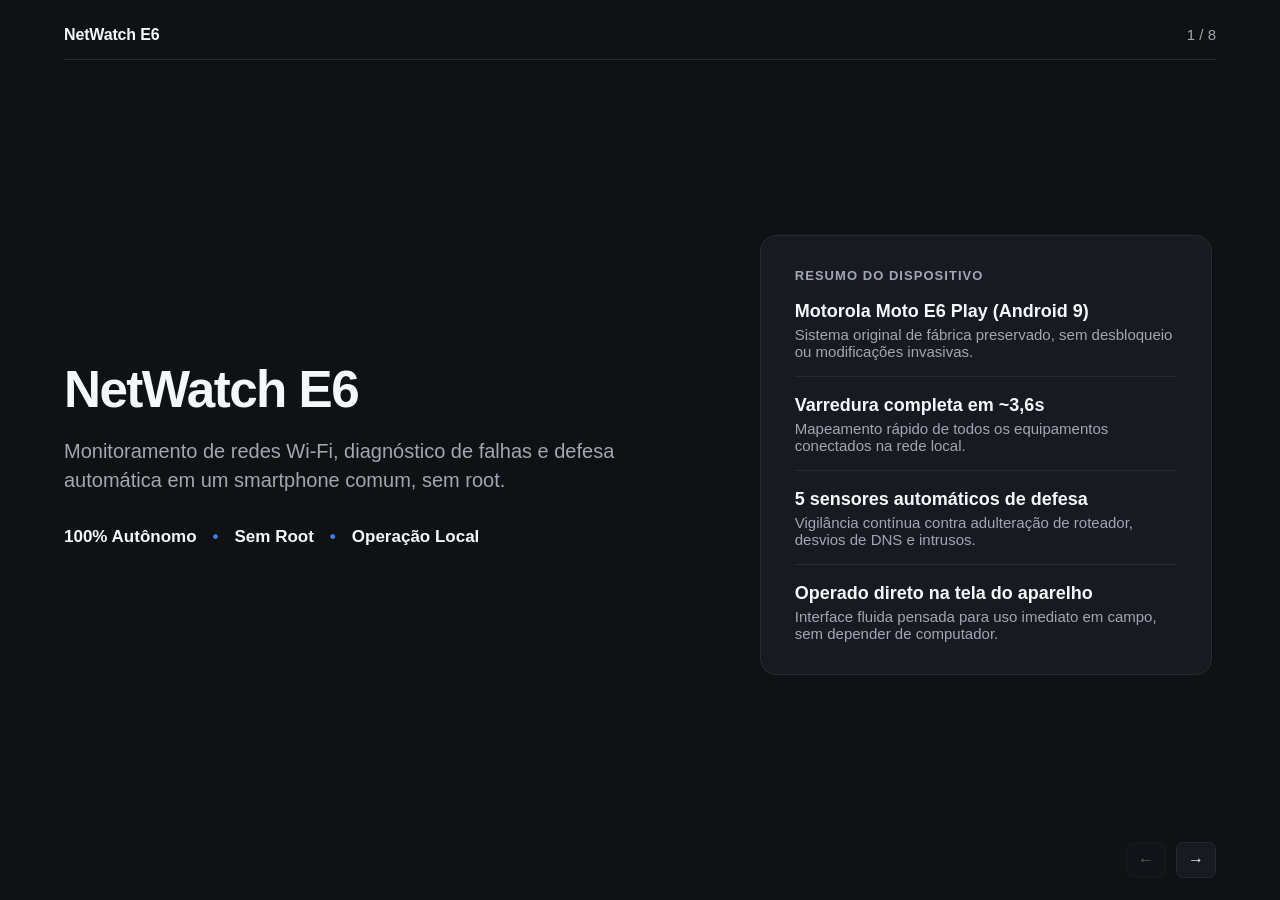
<file: index.html>
<!DOCTYPE html>
<html lang="pt-BR">
<head>
  <meta charset="UTF-8" />
  <meta name="viewport" content="width=device-width, initial-scale=1.0" />
  <title>NetWatch E6</title>
  <style>
    :root {
      --bg: #0F1115;
      --surface: #171A21;
      --surface-hover: #1D212A;
      --border: #262A34;
      --border-active: #3B82F6;
      --text: #F5F7FA;
      --text-muted: #A1A7B3;
      --accent: #3B82F6;
      --safe: #10B981;
      --warn: #F59E0B;
      --crit: #EF4444;
      --font: 'Inter', -apple-system, BlinkMacSystemFont, 'Segoe UI', Roboto, sans-serif;
    }

    * {
      box-sizing: border-box;
      margin: 0;
      padding: 0;
    }

    html, body {
      width: 100%;
      height: 100%;
      background-color: var(--bg);
      color: var(--text);
      font-family: var(--font);
      overflow: hidden;
      -webkit-font-smoothing: antialiased;
      user-select: none;
    }

    .deck {
      display: flex;
      flex-direction: column;
      width: 100vw;
      height: 100vh;
      max-width: 1680px;
      margin: 0 auto;
      padding: 24px 64px 20px;
    }

    /* Topo minimalista */
    .topbar {
      display: flex;
      align-items: center;
      justify-content: space-between;
      height: 36px;
      flex-shrink: 0;
      border-bottom: 1px solid var(--border);
      padding-bottom: 14px;
    }

    .brand {
      font-size: 16px;
      font-weight: 600;
      letter-spacing: -0.01em;
      color: var(--text);
    }

    .slide-counter {
      font-size: 15px;
      font-weight: 500;
      color: var(--text-muted);
      font-variant-numeric: tabular-nums;
    }

    /* Área principal 16:9 alinhada ao topo com respiro seguro */
    .stage {
      position: relative;
      flex: 1;
      display: flex;
      align-items: stretch;
      width: 100%;
      overflow: hidden;
    }

    .slide {
      position: absolute;
      inset: 0;
      display: flex;
      flex-direction: column;
      justify-content: flex-start;
      opacity: 0;
      pointer-events: none;
      transform: translateY(10px);
      transition: opacity 0.28s ease, transform 0.28s ease;
      padding: 26px 4px 16px 0;
      overflow-y: auto;
      scrollbar-width: thin;
      scrollbar-color: var(--border) transparent;
    }

    .slide[data-index="0"],
    .slide[data-index="7"] {
      justify-content: center;
    }

    .slide.active {
      opacity: 1;
      pointer-events: auto;
      transform: translateY(0);
    }

    /* Tipografia */
    .slide-header {
      margin-bottom: 22px;
      flex-shrink: 0;
    }

    .slide-title {
      font-size: clamp(30px, 2.6vw, 42px);
      font-weight: 700;
      letter-spacing: -0.025em;
      line-height: 1.14;
      color: var(--text);
      margin-bottom: 8px;
    }

    .slide-lead {
      font-size: clamp(17px, 1.3vw, 20px);
      color: var(--text-muted);
      line-height: 1.42;
      max-width: 980px;
      font-weight: 400;
    }

    /* Cartões e superfícies */
    .card {
      background-color: var(--surface);
      border: 1px solid var(--border);
      border-radius: 14px;
      padding: 24px 28px;
    }

    .card-title {
      font-size: clamp(19px, 1.4vw, 23px);
      font-weight: 600;
      color: var(--text);
      letter-spacing: -0.015em;
      margin-bottom: 10px;
      line-height: 1.25;
    }

    .card-text {
      font-size: clamp(16px, 1.18vw, 19px);
      color: var(--text-muted);
      line-height: 1.5;
    }

    /* Slide 1 - Capa 60% / 40% */
    .hero-grid {
      display: grid;
      grid-template-columns: 1.45fr 1fr;
      gap: 40px;
      align-items: stretch;
      width: 100%;
    }

    .hero-left {
      display: flex;
      flex-direction: column;
      justify-content: center;
      padding-right: 16px;
    }

    .hero-title {
      font-size: clamp(44px, 4vw, 62px);
      font-weight: 750;
      letter-spacing: -0.03em;
      line-height: 1.05;
      margin-bottom: 20px;
      color: var(--text);
    }

    .hero-subtitle {
      font-size: clamp(20px, 1.55vw, 25px);
      line-height: 1.45;
      color: var(--text-muted);
      margin-bottom: 32px;
      font-weight: 400;
    }

    .hero-pillars {
      display: flex;
      align-items: center;
      gap: 16px;
      font-size: clamp(17px, 1.2vw, 20px);
      font-weight: 600;
      color: var(--text);
    }

    .hero-pillars span.dot {
      color: var(--accent);
    }

    .hero-right {
      display: flex;
      flex-direction: column;
      justify-content: space-between;
      background-color: var(--surface);
      border: 1px solid var(--border);
      border-radius: 16px;
      padding: 32px 34px;
    }

    .summary-label {
      font-size: 13px;
      font-weight: 600;
      text-transform: uppercase;
      letter-spacing: 0.08em;
      color: var(--text-muted);
      margin-bottom: 18px;
    }

    .summary-list {
      display: flex;
      flex-direction: column;
      gap: 18px;
    }

    .summary-item {
      padding-bottom: 16px;
      border-bottom: 1px solid var(--border);
    }

    .summary-item:last-child {
      padding-bottom: 0;
      border-bottom: none;
    }

    .summary-item-title {
      font-size: clamp(18px, 1.3vw, 21px);
      font-weight: 600;
      color: var(--text);
      margin-bottom: 4px;
    }

    .summary-item-desc {
      font-size: clamp(15px, 1.1vw, 17.5px);
      color: var(--text-muted);
    }

    /* Slide 2 & Slide 8 - Duas colunas */
    .two-col {
      display: grid;
      grid-template-columns: 1fr 1fr;
      gap: 28px;
      width: 100%;
      align-items: stretch;
    }

    .col-card {
      background-color: var(--surface);
      border: 1px solid var(--border);
      border-radius: 16px;
      padding: 28px 32px;
      display: flex;
      flex-direction: column;
      justify-content: flex-start;
    }

    .col-tag {
      font-size: 13px;
      font-weight: 600;
      text-transform: uppercase;
      letter-spacing: 0.08em;
      color: var(--accent);
      margin-bottom: 12px;
    }

    .col-tag.neutral {
      color: var(--text-muted);
    }

    .col-heading {
      font-size: clamp(21px, 1.65vw, 26px);
      font-weight: 650;
      letter-spacing: -0.02em;
      color: var(--text);
      margin-bottom: 14px;
      line-height: 1.25;
    }

    .col-body {
      font-size: clamp(17px, 1.25vw, 20px);
      color: var(--text-muted);
      line-height: 1.55;
    }

    .clean-list {
      list-style: none;
      display: flex;
      flex-direction: column;
      gap: 12px;
      margin-top: 4px;
    }

    .clean-list li {
      font-size: clamp(16px, 1.15vw, 18.5px);
      color: var(--text-muted);
      line-height: 1.45;
      padding-left: 20px;
      position: relative;
    }

    .clean-list li strong {
      color: var(--text);
      font-weight: 600;
    }

    .clean-list li::before {
      content: "";
      position: absolute;
      left: 0;
      top: 9px;
      width: 6px;
      height: 6px;
      border-radius: 50%;
      background-color: var(--accent);
    }

    .clean-list.neutral-list li::before {
      background-color: var(--text-muted);
    }

    /* Slide 3 - Topologia de Rede (70% / 30%) */
    .topology-layout {
      display: grid;
      grid-template-columns: 2.25fr 1fr;
      gap: 24px;
      width: 100%;
      align-items: stretch;
    }

    .topology-stage {
      background-color: var(--surface);
      border: 1px solid var(--border);
      border-radius: 16px;
      padding: 18px 24px 16px;
      display: flex;
      flex-direction: column;
      justify-content: space-between;
    }

    .topology-svg-wrap {
      width: 100%;
      flex: 1;
      display: flex;
      align-items: center;
      justify-content: center;
    }

    .topology-svg {
      width: 100%;
      height: auto;
      max-height: 300px;
      overflow: visible;
    }

    .topo-mode-bar {
      display: flex;
      align-items: center;
      justify-content: space-between;
      gap: 14px;
      padding-top: 14px;
      border-top: 1px solid var(--border);
      margin-top: 8px;
    }

    .topo-mode-buttons {
      display: flex;
      align-items: center;
      gap: 8px;
    }

    .topo-mode-btn {
      background-color: var(--bg);
      color: var(--text-muted);
      border: 1px solid var(--border);
      border-radius: 8px;
      padding: 8px 13px;
      font-size: 14px;
      font-weight: 500;
      font-family: var(--font);
      cursor: pointer;
      transition: all 0.18s ease;
    }

    .topo-mode-btn:hover {
      color: var(--text);
      background-color: var(--surface-hover);
    }

    .topo-mode-btn.active {
      color: var(--text);
      border-color: var(--accent);
      background-color: var(--surface-hover);
    }

    .topo-mode-caption {
      font-size: 14px;
      color: var(--text-muted);
      text-align: right;
    }

    .topology-side {
      background-color: var(--surface);
      border: 1px solid var(--border);
      border-radius: 16px;
      padding: 24px 28px;
      display: flex;
      flex-direction: column;
      justify-content: space-between;
    }

    .topo-side-item {
      padding-bottom: 16px;
      border-bottom: 1px solid var(--border);
    }

    .topo-side-item:last-child {
      padding-bottom: 0;
      border-bottom: none;
    }

    .topo-side-title {
      font-size: clamp(17px, 1.25vw, 20px);
      font-weight: 600;
      color: var(--text);
      margin-bottom: 6px;
      line-height: 1.3;
    }

    .topo-side-desc {
      font-size: clamp(15px, 1.08vw, 17px);
      color: var(--text-muted);
      line-height: 1.45;
    }

    @keyframes dashFlow {
      to {
        stroke-dashoffset: -28;
      }
    }

    .flow-line {
      stroke-dasharray: 7 7;
      animation: dashFlow 1.1s linear infinite;
    }

    .topo-group {
      opacity: 0;
      transition: opacity 0.25s ease;
      pointer-events: none;
    }

    .topo-group.visible {
      opacity: 1;
    }

    /* Slide 4 - 5 Telas do App (Interativo) */
    .tabs-layout {
      display: grid;
      grid-template-columns: 340px 1fr;
      gap: 28px;
      width: 100%;
      align-items: stretch;
    }

    .tab-buttons {
      display: flex;
      flex-direction: column;
      gap: 10px;
    }

    .tab-btn {
      background-color: var(--surface);
      border: 1px solid var(--border);
      border-radius: 12px;
      padding: 16px 22px;
      text-align: left;
      cursor: pointer;
      transition: background-color 0.18s ease, border-color 0.18s ease;
      display: flex;
      align-items: center;
      justify-content: space-between;
      color: var(--text);
      font-family: var(--font);
    }

    .tab-btn:hover {
      background-color: var(--surface-hover);
    }

    .tab-btn.active {
      border-color: var(--accent);
      background-color: var(--surface-hover);
    }

    .tab-btn-name {
      font-size: clamp(17px, 1.25vw, 20px);
      font-weight: 600;
    }

    .tab-btn-num {
      font-size: 14px;
      font-weight: 500;
      color: var(--text-muted);
    }

    .tab-btn.active .tab-btn-num {
      color: var(--accent);
    }

    .tab-panel {
      background-color: var(--surface);
      border: 1px solid var(--border);
      border-radius: 16px;
      padding: 32px 38px;
      display: flex;
      flex-direction: column;
      justify-content: space-between;
    }

    .tab-panel-label {
      font-size: 13px;
      font-weight: 600;
      text-transform: uppercase;
      letter-spacing: 0.08em;
      color: var(--accent);
      margin-bottom: 10px;
    }

    .tab-panel-title {
      font-size: clamp(24px, 1.9vw, 32px);
      font-weight: 700;
      letter-spacing: -0.02em;
      color: var(--text);
      margin-bottom: 14px;
    }

    .tab-panel-desc {
      font-size: clamp(18px, 1.35vw, 21px);
      color: var(--text-muted);
      line-height: 1.5;
      margin-bottom: 24px;
    }

    .tab-highlights {
      display: grid;
      grid-template-columns: 1fr 1fr;
      gap: 20px;
      padding-top: 22px;
      border-top: 1px solid var(--border);
    }

    .tab-highlight-item {
      display: flex;
      flex-direction: column;
      gap: 6px;
    }

    .tab-highlight-title {
      font-size: 17px;
      font-weight: 600;
      color: var(--text);
    }

    .tab-highlight-text {
      font-size: 16px;
      color: var(--text-muted);
      line-height: 1.45;
    }

    /* Slide 5 - Descoberta Rápida */
    .metrics-row {
      display: grid;
      grid-template-columns: repeat(3, 1fr);
      gap: 24px;
      margin-bottom: 22px;
    }

    .metric-card {
      background-color: var(--surface);
      border: 1px solid var(--border);
      border-radius: 14px;
      padding: 24px 28px;
    }

    .metric-value {
      font-size: clamp(34px, 2.9vw, 46px);
      font-weight: 750;
      letter-spacing: -0.03em;
      color: var(--text);
      margin-bottom: 8px;
      line-height: 1;
    }

    .metric-caption {
      font-size: clamp(16px, 1.2vw, 19px);
      color: var(--text-muted);
      line-height: 1.4;
    }

    /* Slide 6 - Proteção de Escopo em Redes Grandes */
    .scope-flow-bar {
      margin-top: 20px;
      background-color: var(--surface);
      border: 1px solid var(--border);
      border-radius: 14px;
      padding: 18px 24px;
      display: grid;
      grid-template-columns: 1fr auto 1fr auto 1.25fr;
      align-items: center;
      gap: 18px;
    }

    .scope-step {
      display: flex;
      flex-direction: column;
      gap: 4px;
    }

    .scope-step-label {
      font-size: 12.5px;
      font-weight: 600;
      text-transform: uppercase;
      letter-spacing: 0.08em;
      color: var(--text-muted);
    }

    .scope-step-label.accent {
      color: var(--accent);
    }

    .scope-step-value {
      font-size: clamp(17px, 1.22vw, 20px);
      font-weight: 600;
      color: var(--text);
      line-height: 1.3;
    }

    .scope-step-sub {
      font-size: 14.5px;
      color: var(--text-muted);
    }

    .scope-arrow {
      font-size: 18px;
      color: var(--text-muted);
      padding: 0 4px;
      user-select: none;
    }

    /* Slide 7 - Defesa Automática MITRE ATT&CK */
    .sensors-top-row {
      display: grid;
      grid-template-columns: repeat(3, 1fr);
      gap: 18px;
      margin-bottom: 18px;
    }

    .sensors-bottom-row {
      display: grid;
      grid-template-columns: repeat(2, 1fr);
      gap: 18px;
      margin-bottom: 18px;
    }

    .sensor-card {
      background-color: var(--surface);
      border: 1px solid var(--border);
      border-radius: 14px;
      padding: 20px 24px;
      display: flex;
      flex-direction: column;
      justify-content: space-between;
    }

    .sensor-header {
      display: flex;
      align-items: baseline;
      justify-content: space-between;
      gap: 10px;
      margin-bottom: 8px;
    }

    .sensor-title {
      font-size: clamp(17px, 1.25vw, 20px);
      font-weight: 600;
      color: var(--text);
      letter-spacing: -0.01em;
    }

    .mitre-code {
      font-size: 13px;
      font-weight: 600;
      color: var(--accent);
      white-space: nowrap;
    }

    .sensor-desc {
      font-size: clamp(15px, 1.1vw, 17.5px);
      color: var(--text-muted);
      line-height: 1.45;
    }

    /* Barra de demonstração de alerta no Slide 7 */
    .demo-bar {
      background-color: var(--surface);
      border: 1px solid var(--border);
      border-radius: 14px;
      padding: 14px 24px;
      display: flex;
      align-items: center;
      justify-content: space-between;
      gap: 20px;
    }

    .demo-status-group {
      display: flex;
      align-items: center;
      gap: 18px;
    }

    .status-indicator {
      display: inline-flex;
      align-items: center;
      gap: 10px;
      font-size: 17px;
      font-weight: 600;
      padding: 8px 16px;
      border-radius: 8px;
      background-color: rgba(16, 185, 129, 0.12);
      color: var(--safe);
    }

    .status-indicator.warning {
      background-color: rgba(245, 158, 11, 0.14);
      color: var(--warn);
    }

    .status-dot {
      width: 9px;
      height: 9px;
      border-radius: 50%;
      background-color: currentColor;
    }

    .demo-message {
      font-size: 18px;
      color: var(--text);
    }

    .demo-message span.muted {
      color: var(--text-muted);
    }

    .demo-actions {
      display: flex;
      align-items: center;
      gap: 12px;
    }

    .btn-action {
      background-color: var(--bg);
      color: var(--text);
      border: 1px solid var(--border);
      border-radius: 8px;
      padding: 10px 18px;
      font-size: 16px;
      font-weight: 500;
      font-family: var(--font);
      cursor: pointer;
      transition: border-color 0.18s ease, background-color 0.18s ease;
      white-space: nowrap;
    }

    .btn-action:hover {
      border-color: var(--accent);
      background-color: var(--surface-hover);
    }

    /* Slide 7 - Encerramento */
    .closing-wrap {
      display: flex;
      flex-direction: column;
      justify-content: center;
      align-items: flex-start;
      max-width: 1180px;
      padding: 20px 0;
    }

    .closing-statement {
      font-size: clamp(38px, 3.5vw, 56px);
      font-weight: 700;
      letter-spacing: -0.025em;
      line-height: 1.18;
      color: var(--text);
      margin-bottom: 48px;
    }

    .closing-pillars {
      display: grid;
      grid-template-columns: repeat(3, 1fr);
      gap: 28px;
      width: 100%;
      margin-bottom: 40px;
    }

    .closing-pillar-card {
      background-color: var(--surface);
      border: 1px solid var(--border);
      border-radius: 14px;
      padding: 28px 32px;
    }

    .closing-pillar-title {
      font-size: 22px;
      font-weight: 600;
      color: var(--text);
      margin-bottom: 8px;
    }

    .closing-pillar-desc {
      font-size: 18px;
      color: var(--text-muted);
      line-height: 1.45;
    }

    .closing-ready {
      display: inline-flex;
      align-items: center;
      gap: 12px;
      font-size: 18px;
      color: var(--text-muted);
    }

    .closing-ready-dot {
      width: 9px;
      height: 9px;
      border-radius: 50%;
      background-color: var(--safe);
    }

    /* Rodapé minimalista */
    .bottombar {
      display: flex;
      align-items: center;
      justify-content: flex-end;
      height: 40px;
      flex-shrink: 0;
      gap: 10px;
    }

    .nav-arrow {
      background-color: var(--surface);
      border: 1px solid var(--border);
      color: var(--text);
      width: 40px;
      height: 36px;
      border-radius: 8px;
      font-size: 16px;
      cursor: pointer;
      display: flex;
      align-items: center;
      justify-content: center;
      transition: background-color 0.15s ease, border-color 0.15s ease;
    }

    .nav-arrow:hover:not(:disabled) {
      background-color: var(--surface-hover);
      border-color: var(--accent);
    }

    .nav-arrow:disabled {
      opacity: 0.35;
      cursor: default;
    }
  </style>
</head>
<body>
  <div class="deck">
    <header class="topbar">
      <div class="brand">NetWatch E6</div>
      <div class="slide-counter" id="slideCounter">1 / 8</div>
    </header>

    <main class="stage">
      <!-- Slide 1 — Capa -->
      <section class="slide active" data-index="0">
        <div class="hero-grid">
          <div class="hero-left">
            <h1 class="hero-title">NetWatch E6</h1>
            <p class="hero-subtitle">
              Monitoramento de redes Wi-Fi, diagnóstico de falhas e defesa automática em um smartphone comum, sem root.
            </p>
            <div class="hero-pillars">
              <span>100% Autônomo</span>
              <span class="dot">•</span>
              <span>Sem Root</span>
              <span class="dot">•</span>
              <span>Operação Local</span>
            </div>
          </div>

          <div class="hero-right">
            <div class="summary-label">Resumo do Dispositivo</div>
            <div class="summary-list">
              <div class="summary-item">
                <div class="summary-item-title">Motorola Moto E6 Play (Android 9)</div>
                <div class="summary-item-desc">Sistema original de fábrica preservado, sem desbloqueio ou modificações invasivas.</div>
              </div>
              <div class="summary-item">
                <div class="summary-item-title">Varredura completa em ~3,6s</div>
                <div class="summary-item-desc">Mapeamento rápido de todos os equipamentos conectados na rede local.</div>
              </div>
              <div class="summary-item">
                <div class="summary-item-title">5 sensores automáticos de defesa</div>
                <div class="summary-item-desc">Vigilância contínua contra adulteração de roteador, desvios de DNS e intrusos.</div>
              </div>
              <div class="summary-item">
                <div class="summary-item-title">Operado direto na tela do aparelho</div>
                <div class="summary-item-desc">Interface fluida pensada para uso imediato em campo, sem depender de computador.</div>
              </div>
            </div>
          </div>
        </div>
      </section>

      <!-- Slide 2 — O Problema e a Proposta -->
      <section class="slide" data-index="1">
        <div class="slide-header">
          <h2 class="slide-title">O Problema e a Proposta</h2>
          <p class="slide-lead">Visibilidade imediata da rede local sem infraestrutura dedicada e sem comprometer a segurança do aparelho.</p>
        </div>

        <div class="two-col">
          <div class="col-card">
            <div>
              <div class="col-tag neutral">O Cenário Atual</div>
              <h3 class="col-heading">Ferramentas tradicionais exigem equipamentos caros ou modificações de risco</h3>
              <p class="col-body">
                Monitorar redes locais normalmente exige notebooks, softwares complexos, acesso administrativo ao roteador ou celulares modificados com root — o que aumenta o custo operacional, expõe o dispositivo a falhas de segurança e dificulta o diagnóstico rápido no local.
              </p>
            </div>
          </div>

          <div class="col-card">
            <div>
              <div class="col-tag">A Solução NetWatch E6</div>
              <h3 class="col-heading">Um smartphone comum transformado em monitor portátil independente</h3>
              <p class="col-body">
                O NetWatch E6 transforma um smartphone comum e travado de fábrica, com a segurança original do Android preservada, em uma estação autônoma de monitoramento. Basta conectar no Wi-Fi para ele mapear dispositivos, diagnosticar falhas e vigiar a rede sozinho.
              </p>
            </div>
          </div>
        </div>
      </section>

      <!-- Slide 3 — Posicionamento na Rede (Topologia estilo Packet Tracer) -->
      <section class="slide" data-index="2">
        <div class="slide-header" style="margin-bottom: 24px;">
          <h2 class="slide-title">Como o NetWatch E6 atua na rede doméstica</h2>
          <p class="slide-lead">Conectado ao Wi-Fi como um aparelho comum, sem interceptar o tráfego de terceiros e sem alterar o roteador.</p>
        </div>

        <div class="topology-layout">
          <div class="topology-stage">
            <div class="topology-svg-wrap">
              <svg class="topology-svg" viewBox="0 0 880 370" fill="none" xmlns="http://www.w3.org/2000/svg">
                <!-- Linhas base físicas/Wi-Fi estáticas -->
                <g stroke="#262A34" stroke-width="2">
                  <!-- Internet <-> Roteador -->
                  <line x1="210" y1="185" x2="365" y2="185" />
                  <!-- Roteador <-> Notebook -->
                  <line x1="495" y1="155" x2="670" y2="68" />
                  <!-- Roteador <-> Smart TV -->
                  <line x1="495" y1="185" x2="670" y2="185" />
                  <!-- Roteador <-> Celular Confiável -->
                  <line x1="495" y1="215" x2="670" y2="302" />
                  <!-- Roteador <-> NetWatch E6 -->
                  <line x1="430" y1="235" x2="430" y2="292" />
                </g>

                <!-- MODO 1: Descoberta e Portas (NetWatch E6 -> Roteador -> Hosts) -->
                <g id="topoMode1" class="topo-group visible">
                  <path d="M 430 292 L 430 235" stroke="#3B82F6" stroke-width="2.5" class="flow-line" />
                  <path d="M 495 155 L 670 68" stroke="#3B82F6" stroke-width="2.5" class="flow-line" />
                  <path d="M 495 185 L 670 185" stroke="#3B82F6" stroke-width="2.5" class="flow-line" />
                  <path d="M 495 215 L 670 302" stroke="#3B82F6" stroke-width="2.5" class="flow-line" />
                  <circle cx="670" cy="68" r="4.5" fill="#3B82F6" />
                  <circle cx="670" cy="185" r="4.5" fill="#3B82F6" />
                  <circle cx="670" cy="302" r="4.5" fill="#3B82F6" />
                </g>

                <!-- MODO 2: Diagnóstico Externo (NetWatch E6 -> Roteador -> Internet) -->
                <g id="topoMode2" class="topo-group">
                  <path d="M 430 292 L 430 235" stroke="#3B82F6" stroke-width="2.8" class="flow-line" />
                  <path d="M 365 185 L 210 185" stroke="#3B82F6" stroke-width="2.8" class="flow-line" />
                  <circle cx="210" cy="185" r="5" fill="#3B82F6" />
                  <circle cx="365" cy="185" r="5" fill="#3B82F6" />
                </g>

                <!-- MODO 3: Isolamento e Privacidade (Hosts -> Roteador -> Internet direto, sem passar pelo E6) -->
                <g id="topoMode3" class="topo-group">
                  <path d="M 670 68 L 495 155" stroke="#A1A7B3" stroke-width="2.5" class="flow-line" />
                  <path d="M 670 185 L 495 185" stroke="#A1A7B3" stroke-width="2.5" class="flow-line" />
                  <path d="M 670 302 L 495 215" stroke="#A1A7B3" stroke-width="2.5" class="flow-line" />
                  <path d="M 365 185 L 210 185" stroke="#A1A7B3" stroke-width="2.5" class="flow-line" />
                  <!-- Indicador visual de isolamento no NetWatch E6 -->
                  <rect x="312" y="286" width="236" height="74" rx="14" stroke="#10B981" stroke-width="1.5" stroke-dasharray="5 5" />
                </g>

                <!-- NÓ: INTERNET (Nuvem) -->
                <g transform="translate(50, 135)">
                  <rect x="0" y="0" width="160" height="100" rx="14" fill="#0F1115" stroke="#262A34" stroke-width="1.8" />
                  <!-- Ícone Nuvem / Globo limpo -->
                  <path d="M68 48 C62 48 58 43 58 38 C58 33 62 29 67 29 C69 22 76 18 83 18 C92 18 98 25 99 33 C103 34 106 38 106 42 C106 46 102 48 98 48 Z" stroke="#A1A7B3" stroke-width="1.8" stroke-linecap="round" stroke-linejoin="round" fill="none" />
                  <text x="80" y="72" text-anchor="middle" fill="#F5F7FA" font-size="15" font-weight="600" font-family="Inter, sans-serif">Internet (WAN)</text>
                  <text x="80" y="90" text-anchor="middle" fill="#A1A7B3" font-size="12" font-family="Inter, sans-serif">DNS e Saída Externa</text>
                </g>

                <!-- NÓ: ROTEADOR WI-FI (Centro) -->
                <g transform="translate(365, 135)">
                  <rect x="0" y="0" width="130" height="100" rx="14" fill="#0F1115" stroke="#262A34" stroke-width="1.8" />
                  <!-- Ícone Roteador -->
                  <rect x="42" y="34" width="46" height="16" rx="4" stroke="#F5F7FA" stroke-width="1.8" />
                  <line x1="50" y1="34" x2="46" y2="20" stroke="#F5F7FA" stroke-width="1.8" stroke-linecap="round" />
                  <line x1="80" y1="34" x2="84" y2="20" stroke="#F5F7FA" stroke-width="1.8" stroke-linecap="round" />
                  <circle cx="52" cy="42" r="2" fill="#10B981" />
                  <circle cx="60" cy="42" r="2" fill="#3B82F6" />
                  <text x="65" y="72" text-anchor="middle" fill="#F5F7FA" font-size="15" font-weight="600" font-family="Inter, sans-serif">Roteador Wi-Fi</text>
                  <text x="65" y="90" text-anchor="middle" fill="#A1A7B3" font-size="12" font-family="Inter, sans-serif">Ponto Central</text>
                </g>

                <!-- NÓ: NETWATCH E6 (Abaixo do Roteador, borda azul sutil) -->
                <g transform="translate(318, 292)">
                  <rect x="0" y="0" width="224" height="62" rx="12" fill="#0F1115" stroke="#3B82F6" stroke-width="2" />
                  <!-- Ícone Smartphone E6 -->
                  <rect x="18" y="13" width="22" height="36" rx="4" stroke="#3B82F6" stroke-width="1.8" />
                  <circle cx="29" cy="44" r="1.5" fill="#3B82F6" />
                  <text x="54" y="28" fill="#F5F7FA" font-size="15" font-weight="600" font-family="Inter, sans-serif">NetWatch E6</text>
                  <text x="54" y="46" fill="#A1A7B3" font-size="12.5" font-family="Inter, sans-serif">Moto E6 Play • Sem Root</text>
                </g>

                <!-- NÓ: NOTEBOOK (Direita Topo) -->
                <g transform="translate(670, 26)">
                  <rect x="0" y="0" width="175" height="82" rx="12" fill="#0F1115" stroke="#262A34" stroke-width="1.6" />
                  <!-- Ícone Notebook -->
                  <rect x="18" y="22" width="28" height="18" rx="2" stroke="#A1A7B3" stroke-width="1.7" />
                  <line x1="14" y1="43" x2="50" y2="43" stroke="#A1A7B3" stroke-width="1.7" stroke-linecap="round" />
                  <text x="60" y="38" fill="#F5F7FA" font-size="15" font-weight="600" font-family="Inter, sans-serif">Notebook</text>
                  <text x="60" y="56" fill="#A1A7B3" font-size="12" font-family="Inter, sans-serif">Confiável</text>
                </g>

                <!-- NÓ: SMART TV (Direita Meio) -->
                <g transform="translate(670, 144)">
                  <rect x="0" y="0" width="175" height="82" rx="12" fill="#0F1115" stroke="#262A34" stroke-width="1.6" />
                  <!-- Ícone Smart TV -->
                  <rect x="18" y="20" width="28" height="20" rx="2" stroke="#A1A7B3" stroke-width="1.7" />
                  <line x1="26" y1="44" x2="38" y2="44" stroke="#A1A7B3" stroke-width="1.7" stroke-linecap="round" />
                  <text x="60" y="38" fill="#F5F7FA" font-size="15" font-weight="600" font-family="Inter, sans-serif">Smart TV</text>
                  <text x="60" y="56" fill="#A1A7B3" font-size="12" font-family="Inter, sans-serif">Confiável</text>
                </g>

                <!-- NÓ: CELULAR CONFIÁVEL (Direita Base) -->
                <g transform="translate(670, 262)">
                  <rect x="0" y="0" width="175" height="82" rx="12" fill="#0F1115" stroke="#262A34" stroke-width="1.6" />
                  <!-- Ícone Celular -->
                  <rect x="24" y="18" width="18" height="30" rx="3" stroke="#A1A7B3" stroke-width="1.7" />
                  <circle cx="33" cy="43" r="1.3" fill="#A1A7B3" />
                  <text x="60" y="38" fill="#F5F7FA" font-size="15" font-weight="600" font-family="Inter, sans-serif">Celular</text>
                  <text x="60" y="56" fill="#A1A7B3" font-size="12" font-family="Inter, sans-serif">Confiável</text>
                </g>
              </svg>
            </div>

            <div class="topo-mode-bar">
              <div class="topo-mode-buttons" id="topoModeBtns">
                <button class="topo-mode-btn active" type="button" data-mode="1">1. Descoberta e Portas</button>
                <button class="topo-mode-btn" type="button" data-mode="2">2. Diagnóstico Externo</button>
                <button class="topo-mode-btn" type="button" data-mode="3">3. Isolamento e Privacidade</button>
              </div>
              <div class="topo-mode-caption" id="topoModeCaption">
                Sondas rápidas de presença e portas enviadas pelo roteador até os aparelhos.
              </div>
            </div>
          </div>

          <div class="topology-side">
            <div class="topo-side-item">
              <div class="topo-side-title">Sem configuração no roteador</div>
              <div class="topo-side-desc">Basta conectar no Wi-Fi como qualquer celular comum para começar a mapear a rede automaticamente.</div>
            </div>
            <div class="topo-side-item">
              <div class="topo-side-title">Posicionamento lateral (passivo e autorizado)</div>
              <div class="topo-side-desc">Não fica no meio da conexão da casa e nunca derruba a internet se o aparelho desligar ou sair do alcance.</div>
            </div>
            <div class="topo-side-item">
              <div class="topo-side-title">Acesso isolado</div>
              <div class="topo-side-desc">O painel roda apenas na tela do próprio E6 (127.0.0.1), permanecendo invisível para os outros aparelhos da casa.</div>
            </div>
          </div>
        </div>
      </section>

      <!-- Slide 4 — Como o Aplicativo Funciona na Prática (5 Telas do App) -->
      <section class="slide" data-index="3">
        <div class="slide-header">
          <h2 class="slide-title">Como o Aplicativo Funciona na Prática</h2>
          <p class="slide-lead">Cinco áreas integradas para diagnóstico, inventário, defesa ativa e geração de relatórios diretamente no celular.</p>
        </div>

        <div class="tabs-layout">
          <div class="tab-buttons" id="appTabs">
            <button class="tab-btn active" type="button" data-tab="0">
              <span class="tab-btn-name">Visão Geral</span>
              <span class="tab-btn-num">01</span>
            </button>
            <button class="tab-btn" type="button" data-tab="1">
              <span class="tab-btn-name">Dispositivos</span>
              <span class="tab-btn-num">02</span>
            </button>
            <button class="tab-btn" type="button" data-tab="2">
              <span class="tab-btn-name">Serviços</span>
              <span class="tab-btn-num">03</span>
            </button>
            <button class="tab-btn" type="button" data-tab="3">
              <span class="tab-btn-name">Defesa</span>
              <span class="tab-btn-num">04</span>
            </button>
            <button class="tab-btn" type="button" data-tab="4">
              <span class="tab-btn-name">Relatórios</span>
              <span class="tab-btn-num">05</span>
            </button>
          </div>

          <div class="tab-panel" id="tabPanel">
            <div>
              <div class="tab-panel-label" id="tabLabel">Tela 01 de 05</div>
              <h3 class="tab-panel-title" id="tabTitle">Visão Geral</h3>
              <p class="tab-panel-desc" id="tabDesc">
                Mostra em segundos se a rede está operacional ou exatamente onde está a falha — no roteador local, na saída para a internet ou na resolução de nomes DNS — acompanhando a latência de cada etapa.
              </p>
            </div>
            <div class="tab-highlights" id="tabHighlights">
              <div class="tab-highlight-item">
                <div class="tab-highlight-title">Diagnóstico por etapa</div>
                <div class="tab-highlight-text">Separa claramente problemas internos do Wi-Fi de quedas externas da operadora.</div>
              </div>
              <div class="tab-highlight-item">
                <div class="tab-highlight-title">Leitura instantânea</div>
                <div class="tab-highlight-text">Exibe velocidade de resposta, consumo do próprio aparelho e resumo dos equipamentos ativos.</div>
              </div>
            </div>
          </div>
        </div>
      </section>

      <!-- Slide 5 — Como a Descoberta Funciona na Prática -->
      <section class="slide" data-index="4">
        <div class="slide-header">
          <h2 class="slide-title">Como a Descoberta Funciona na Prática</h2>
          <p class="slide-lead">Varredura rápida, identificação precisa e proteção automática de escopo para manter o desempenho estável em qualquer rede.</p>
        </div>

        <div class="metrics-row">
          <div class="metric-card">
            <div class="metric-value">~0,8s</div>
            <div class="metric-caption">Verificação de aparelhos já conhecidos</div>
          </div>
          <div class="metric-card">
            <div class="metric-value">~3,6s</div>
            <div class="metric-caption">Varredura completa da rede local (/24)</div>
          </div>
          <div class="metric-card">
            <div class="metric-value">16 portas</div>
            <div class="metric-caption">Serviços auditados por equipamento</div>
          </div>
        </div>

        <div class="two-col">
          <div class="card">
            <h3 class="card-title">Detecção sem ping e teto automático /24</h3>
            <p class="card-text">
              Combina testes TCP, UDP e tabela do sistema para achar aparelhos com firewall ativo, identificando fabricantes mesmo com MAC aleatório. Em redes grandes (/16 ou /20), recorta a busca para o bloco local de 254 IPs (/24) para evitar lentidão.
            </p>
          </div>
          <div class="card">
            <h3 class="card-title">Como o NetWatch E6 age em redes IPv6?</h3>
            <p class="card-text">
              A varredura ativa é focada em IPv4, onde uma rede local (/24) tem 254 endereços e é mapeada em ~3,6s. No IPv6 (/64), são cerca de 18 quintilhões de endereços, tornando inviável varrer IP por IP. Como redes atuais usam IPv4 e IPv6 juntos, o monitoramento opera normalmente pelo IPv4; em redes exclusivamente IPv6, o sistema não varre a faixa e depende apenas da tabela passiva de vizinhos (NDP).
            </p>
          </div>
        </div>
      </section>

      <!-- Slide 6 — Defesa Automática em Tempo Real (MITRE ATT&CK) -->
      <section class="slide" data-index="5">
        <div class="slide-header" style="margin-bottom: 22px;">
          <h2 class="slide-title">Defesa Automática em Tempo Real</h2>
          <p class="slide-lead">Cinco sensores contínuos mapeados à matriz MITRE ATT&CK para detectar ataques e alterações na rede local.</p>
        </div>

        <div class="sensors-top-row">
          <div class="sensor-card">
            <div>
              <div class="sensor-header">
                <h3 class="sensor-title">Proteção contra invasão de roteador</h3>
                <span class="mitre-code">T1557.002</span>
              </div>
              <p class="sensor-desc">
                Detecta troca suspeita do endereço físico do roteador ou aparelhos tentando se passar pelo ponto central da rede.
              </p>
            </div>
          </div>

          <div class="sensor-card">
            <div>
              <div class="sensor-header">
                <h3 class="sensor-title">Integridade de DNS</h3>
                <span class="mitre-code">T1557</span>
              </div>
              <p class="sensor-desc">
                Identifica redirecionamento malicioso de endereços, validando o certificado real do site para evitar falsos alarmes.
              </p>
            </div>
          </div>

          <div class="sensor-card">
            <div>
              <div class="sensor-header">
                <h3 class="sensor-title">Portas críticas e alterações</h3>
                <span class="mitre-code">T1021 / T1046</span>
              </div>
              <p class="sensor-desc">
                Avisa sobre portas perigosas expostas na rede ou qualquer nova porta aberta de repente em um equipamento conhecido.
              </p>
            </div>
          </div>
        </div>

        <div class="sensors-bottom-row">
          <div class="sensor-card">
            <div>
              <div class="sensor-header">
                <h3 class="sensor-title">Trava de rede confiável</h3>
                <span class="mitre-code">T1200</span>
              </div>
              <p class="sensor-desc">
                Fixa a lista de aparelhos autorizados com um toque e alerta imediatamente se qualquer dispositivo desconhecido entrar no Wi-Fi.
              </p>
            </div>
          </div>

          <div class="sensor-card">
            <div>
              <div class="sensor-header">
                <h3 class="sensor-title">Validade de certificados</h3>
                <span class="mitre-code">T1557</span>
              </div>
              <p class="sensor-desc">
                Monitora serviços HTTPS ativos e avisa antecipadamente sobre certificados vencidos ou próximos do vencimento.
              </p>
            </div>
          </div>
        </div>

        <div class="demo-bar">
          <div class="demo-status-group">
            <div class="status-indicator" id="socStatusBadge">
              <span class="status-dot"></span>
              <span id="socStatusText">Estado: Seguro</span>
            </div>
            <div class="demo-message" id="socDemoMessage">
              Rede confiável travada. Todos os aparelhos conectados estão autorizados.
            </div>
          </div>

          <div class="demo-actions">
            <button class="btn-action" type="button" id="btnSimulateIntruder">Demonstrar alerta de invasor</button>
          </div>
        </div>
      </section>

      <!-- Slide 7 — Segurança, Autonomia e Limites Transparentes -->
      <section class="slide" data-index="6">
        <div class="slide-header">
          <h2 class="slide-title">Segurança, Autonomia e Limites Transparentes</h2>
          <p class="slide-lead">Operação isolada no próprio aparelho com clareza total sobre o alcance do monitoramento sem root.</p>
        </div>

        <div class="two-col">
          <div class="col-card">
            <div>
              <div class="col-tag">Segurança e Autonomia</div>
              <h3 class="col-heading">Isolamento total e funcionamento contínuo</h3>
              <ul class="clean-list">
                <li><strong>100% local e sem nuvem:</strong> todos os dados e relatórios permanecem gravados apenas no próprio aparelho.</li>
                <li><strong>Painel invisível para a rede:</strong> o sistema aceita acesso somente da própria tela do celular; ninguém no mesmo Wi-Fi consegue abrir o painel.</li>
                <li><strong>Proteção fora do Wi-Fi:</strong> pausa automaticamente as varreduras se o Wi-Fi cair, evitando tráfego na rede da operadora móvel.</li>
                <li><strong>Autonomia total:</strong> inicia sozinho ao ligar o smartphone e continua monitorando mesmo com a tela apagada.</li>
              </ul>
            </div>
          </div>

          <div class="col-card">
            <div>
              <div class="col-tag neutral">Limites do Modo Sem Root</div>
              <h3 class="col-heading">Transparência técnica e foco defensivo</h3>
              <ul class="clean-list neutral-list">
                <li><strong>Medição de consumo local:</strong> mede o volume de tráfego real apenas do próprio aparelho, pois o tráfego dos demais equipamentos vai direto ao roteador.</li>
                <li><strong>Sem interceptação de terceiros:</strong> não captura pacotes nem espiona o conteúdo navegado por outros usuários da rede.</li>
                <li><strong>Sem bloqueio ou derrubada:</strong> não interrompe conexões alheias e não altera regras do sistema — foco estritamente em diagnóstico autorizado e detecção defensiva.</li>
              </ul>
            </div>
          </div>
        </div>
      </section>

      <!-- Slide 8 — Encerramento -->
      <section class="slide" data-index="7">
        <div class="closing-wrap">
          <h2 class="closing-statement">
            NetWatch E6 — Visibilidade, diagnóstico e defesa de rede na palma da mão, sem root e sem depender de computador.
          </h2>

          <div class="closing-pillars">
            <div class="closing-pillar-card">
              <div class="closing-pillar-title">Portátil</div>
              <div class="closing-pillar-desc">Pronto para diagnóstico imediato em qualquer ambiente Wi-Fi apenas com o smartphone.</div>
            </div>
            <div class="closing-pillar-card">
              <div class="closing-pillar-title">Autônomo</div>
              <div class="closing-pillar-desc">Inicia sozinho, vigia a rede em segundo plano e alerta anomalias sem intervenção manual.</div>
            </div>
            <div class="closing-pillar-card">
              <div class="closing-pillar-title">Auditável</div>
              <div class="closing-pillar-desc">Histórico claro de eventos, alertas mapeados ao MITRE ATT&CK e exportação imediata de relatórios.</div>
            </div>
          </div>

          <div class="closing-ready">
            <span class="closing-ready-dot"></span>
            <span>Sistema em execução e pronto para demonstração ao vivo no aparelho.</span>
          </div>
        </div>
      </section>
    </main>

    <footer class="bottombar">
      <button class="nav-arrow" type="button" id="prevBtn" aria-label="Slide anterior">←</button>
      <button class="nav-arrow" type="button" id="nextBtn" aria-label="Próximo slide">→</button>
    </footer>
  </div>

  <script>
    (function () {
      const slides = Array.from(document.querySelectorAll('.slide'));
      const totalSlides = slides.length;
      const counterEl = document.getElementById('slideCounter');
      const prevBtn = document.getElementById('prevBtn');
      const nextBtn = document.getElementById('nextBtn');
      let currentSlide = 0;

      function updateSlide(index) {
        if (index < 0 || index >= totalSlides) return;
        currentSlide = index;
        slides.forEach((slide, i) => {
          slide.classList.toggle('active', i === currentSlide);
        });
        counterEl.textContent = (currentSlide + 1) + ' / ' + totalSlides;
        prevBtn.disabled = currentSlide === 0;
        nextBtn.disabled = currentSlide === totalSlides - 1;
      }

      prevBtn.addEventListener('click', () => updateSlide(currentSlide - 1));
      nextBtn.addEventListener('click', () => updateSlide(currentSlide + 1));

      document.addEventListener('keydown', (e) => {
        if (e.key === 'ArrowRight' || e.key === 'PageDown' || e.key === ' ') {
          e.preventDefault();
          updateSlide(currentSlide + 1);
        } else if (e.key === 'ArrowLeft' || e.key === 'PageUp') {
          e.preventDefault();
          updateSlide(currentSlide - 1);
        } else if (e.key === 'f' || e.key === 'F') {
          e.preventDefault();
          if (!document.fullscreenElement) {
            document.documentElement.requestFullscreen().catch(() => {});
          } else {
            document.exitFullscreen().catch(() => {});
          }
        }
      });

      // Slide 3: Interação das 5 telas do aplicativo
      const appScreens = [
        {
          label: 'Tela 01 de 05',
          title: 'Visão Geral',
          desc: 'Mostra em segundos se a rede está operacional ou exatamente onde está a falha — no roteador local, na saída para a internet ou na resolução de nomes DNS — acompanhando a latência de cada etapa.',
          h1Title: 'Diagnóstico por etapa',
          h1Text: 'Separa claramente problemas internos do Wi-Fi de quedas externas da operadora.',
          h2Title: 'Leitura instantânea',
          h2Text: 'Exibe velocidade de resposta, consumo do próprio aparelho e resumo dos equipamentos ativos.'
        },
        {
          label: 'Tela 02 de 05',
          title: 'Dispositivos',
          desc: 'Lista todos os equipamentos conectados, avisa na hora quem acabou de entrar ou sair do Wi-Fi, identifica fabricantes e abre o relatório individual completo de cada aparelho.',
          h1Title: 'Movimentação em tempo real',
          h1Text: 'Destaca entradas e desconexões recentes com tempo de sessão e histórico de estabilidade.',
          h2Title: 'Ficha individual por aparelho',
          h2Text: 'Reúne tipo de equipamento, serviços abertos, latência recente e opção de marcar como confiável.'
        },
        {
          label: 'Tela 03 de 05',
          title: 'Serviços',
          desc: 'Testa continuamente se os serviços essenciais — DNS, SSH, HTTP e HTTPS — estão realmente respondendo de forma saudável, não apenas com a porta aberta.',
          h1Title: 'Verificação funcional',
          h1Text: 'Confirma se o serviço entrega resposta válida e mede o tempo exato de retorno.',
          h2Title: 'Detecção de degradação',
          h2Text: 'Aponta lentidão ou falhas silenciosas antes que os usuários percebam queda total.'
        },
        {
          label: 'Tela 04 de 05',
          title: 'Defesa (SOC)',
          desc: 'Exibe o nível de risco atual da rede (Seguro, Atenção ou Crítico), concentra os alertas ativos mapeados ao MITRE ATT&CK e permite travar a lista de aparelhos confiáveis com um toque.',
          h1Title: 'Trava de rede confiável',
          h1Text: 'Qualquer equipamento novo fora da lista autorizada gera alerta imediato para revisão.',
          h2Title: 'Proteção contra adulterações',
          h2Text: 'Monitora integridade do roteador, respostas DNS, abertura de portas e validade de certificados.'
        },
        {
          label: 'Tela 05 de 05',
          title: 'Relatórios',
          desc: 'Mantém a linha do tempo completa de eventos da rede e permite exportar o diagnóstico geral ou individual em Markdown ou JSON pronto para auditoria.',
          h1Title: 'Histórico organizado',
          h1Text: 'Registra mudanças de estado, entradas de equipamentos e alertas de segurança com data e hora.',
          h2Title: 'Exportação com um toque',
          h2Text: 'Gera arquivos limpos e estruturados diretamente no aparelho para documentação técnica.'
        }
      ];

      const tabButtons = Array.from(document.querySelectorAll('#appTabs .tab-btn'));
      const tabLabel = document.getElementById('tabLabel');
      const tabTitle = document.getElementById('tabTitle');
      const tabDesc = document.getElementById('tabDesc');
      const tabHighlights = document.getElementById('tabHighlights');

      tabButtons.forEach((btn) => {
        btn.addEventListener('click', () => {
          const idx = parseInt(btn.getAttribute('data-tab'), 10);
          const data = appScreens[idx];
          if (!data) return;

          tabButtons.forEach((b) => b.classList.remove('active'));
          btn.classList.add('active');

          tabLabel.textContent = data.label;
          tabTitle.textContent = data.title;
          tabDesc.textContent = data.desc;
          tabHighlights.innerHTML =
            '<div class="tab-highlight-item">' +
              '<div class="tab-highlight-title">' + data.h1Title + '</div>' +
              '<div class="tab-highlight-text">' + data.h1Text + '</div>' +
            '</div>' +
            '<div class="tab-highlight-item">' +
              '<div class="tab-highlight-title">' + data.h2Title + '</div>' +
              '<div class="tab-highlight-text">' + data.h2Text + '</div>' +
            '</div>';
        });
      });

      // Slide 5: Demonstração discreta de alerta de invasor (T1200)
      const socBadge = document.getElementById('socStatusBadge');
      const socText = document.getElementById('socStatusText');
      const socMsg = document.getElementById('socDemoMessage');
      const btnSim = document.getElementById('btnSimulateIntruder');
      let alertActive = false;

      btnSim.addEventListener('click', () => {
        if (!alertActive) {
          alertActive = true;
          socBadge.classList.add('warning');
          socText.textContent = 'Estado: Atenção';
          socMsg.innerHTML = 'Alerta T1200: Novo dispositivo não autorizado conectado à rede travada.';
          btnSim.textContent = 'Confirmar leitura';
        } else {
          alertActive = false;
          socBadge.classList.remove('warning');
          socText.textContent = 'Estado: Seguro';
          socMsg.textContent = 'Leitura confirmada. Rede monitorada e sob controle.';
          btnSim.textContent = 'Demonstrar alerta de invasor';
        }
      });

      // Slide 3: Modos interativos do diagrama de topologia
      const topoBtns = Array.from(document.querySelectorAll('#topoModeBtns .topo-mode-btn'));
      const topoCaption = document.getElementById('topoModeCaption');
      const topoGroups = {
        1: document.getElementById('topoMode1'),
        2: document.getElementById('topoMode2'),
        3: document.getElementById('topoMode3')
      };
      const topoCaptions = {
        1: 'Sondas rápidas de presença e portas enviadas pelo roteador até os aparelhos.',
        2: 'Teste direto da saúde do roteador, saída para a internet e integridade de DNS.',
        3: 'O tráfego dos moradores vai direto ao roteador; o NetWatch E6 não intercepta terceiros.'
      };

      topoBtns.forEach((btn) => {
        btn.addEventListener('click', () => {
          const mode = btn.getAttribute('data-mode');
          topoBtns.forEach((b) => b.classList.remove('active'));
          btn.classList.add('active');
          Object.keys(topoGroups).forEach((k) => {
            topoGroups[k].classList.toggle('visible', k === mode);
          });
          topoCaption.textContent = topoCaptions[mode] || '';
        });
      });

      updateSlide(0);
    })();
  </script>
</body>
</html>
</file>
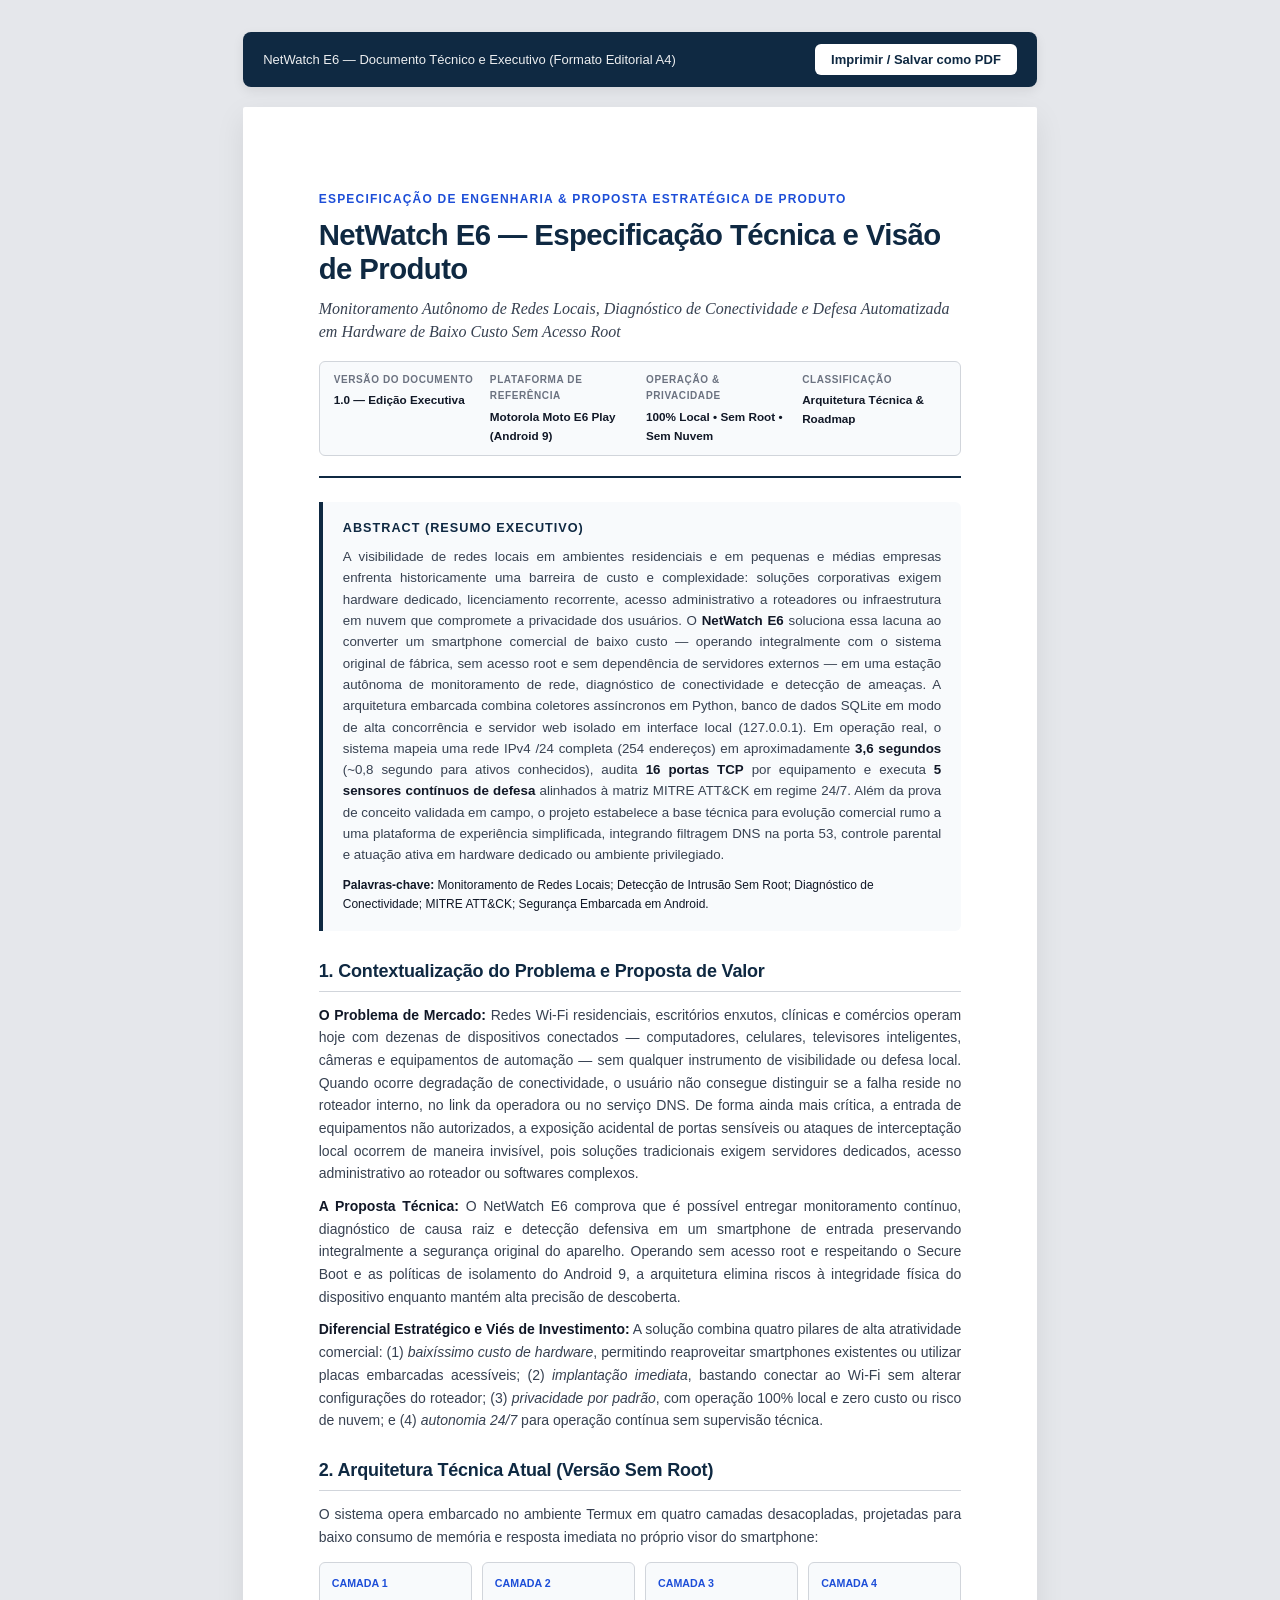
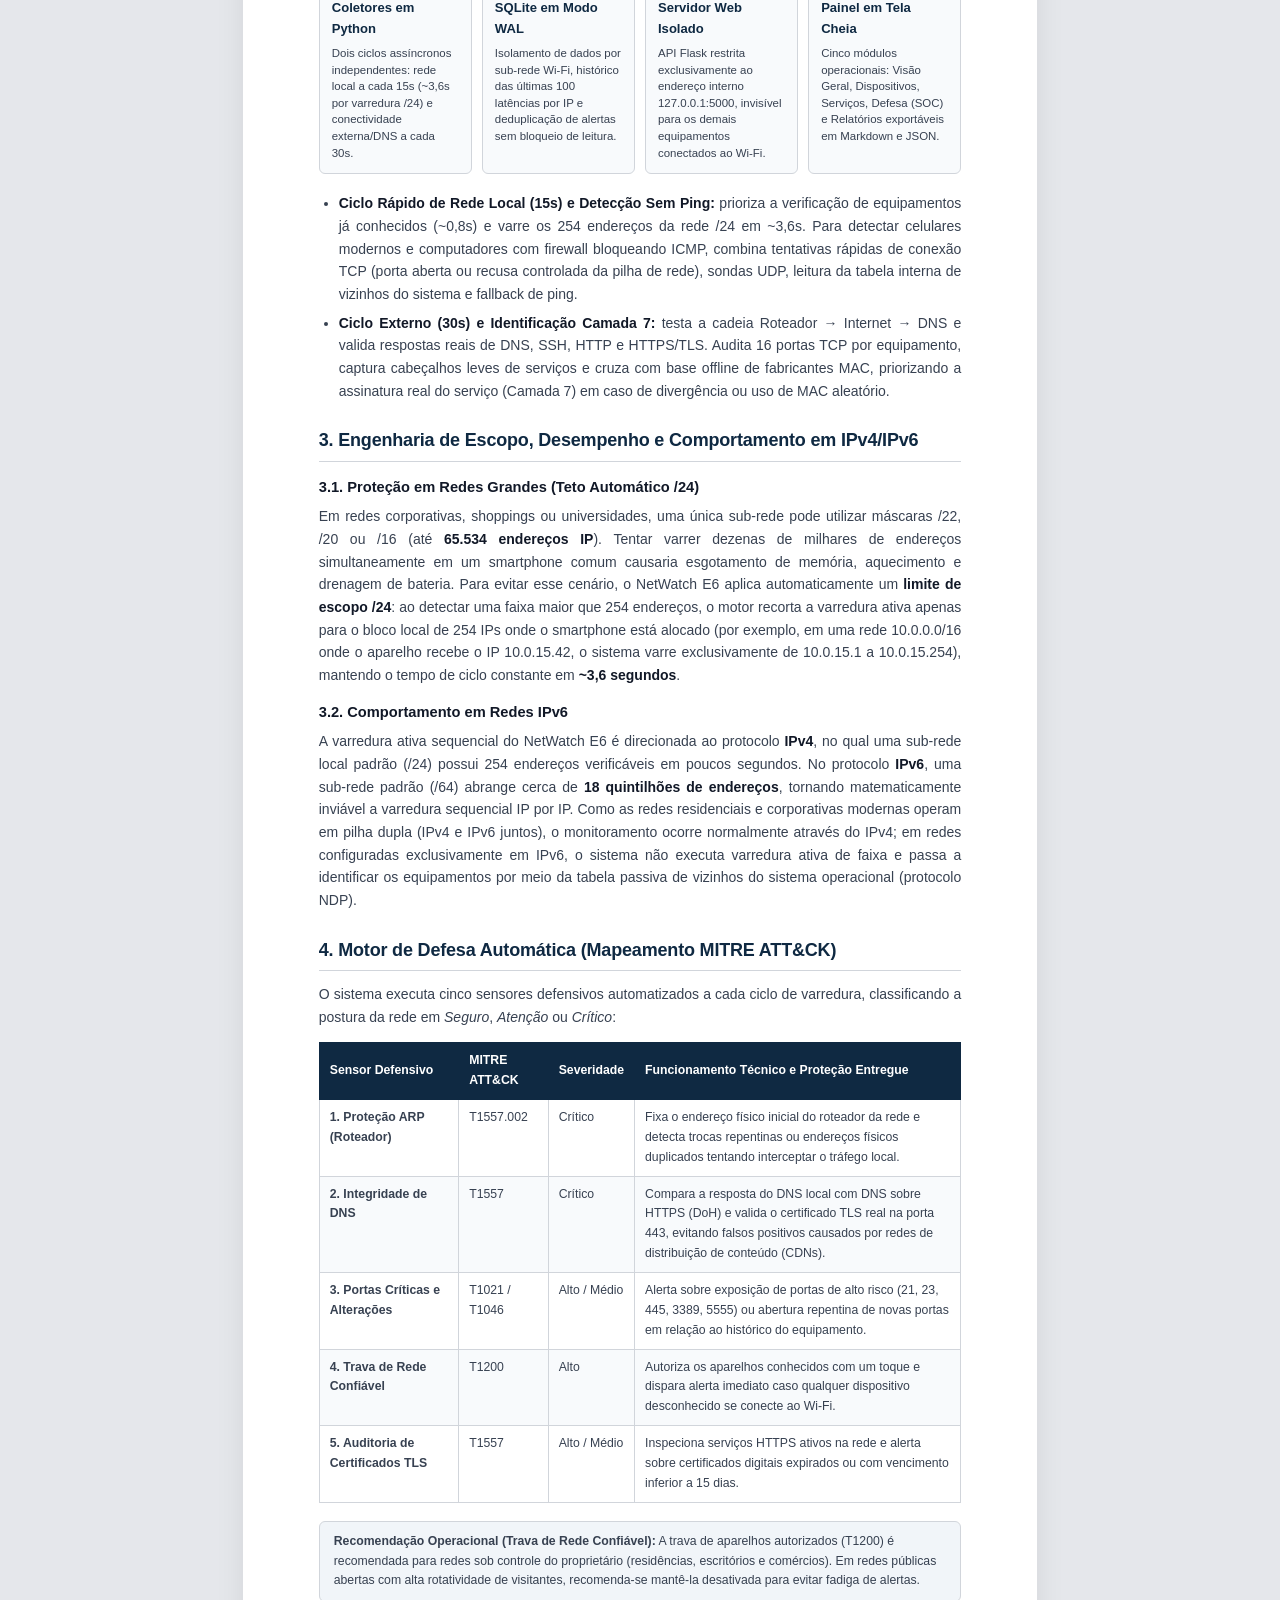
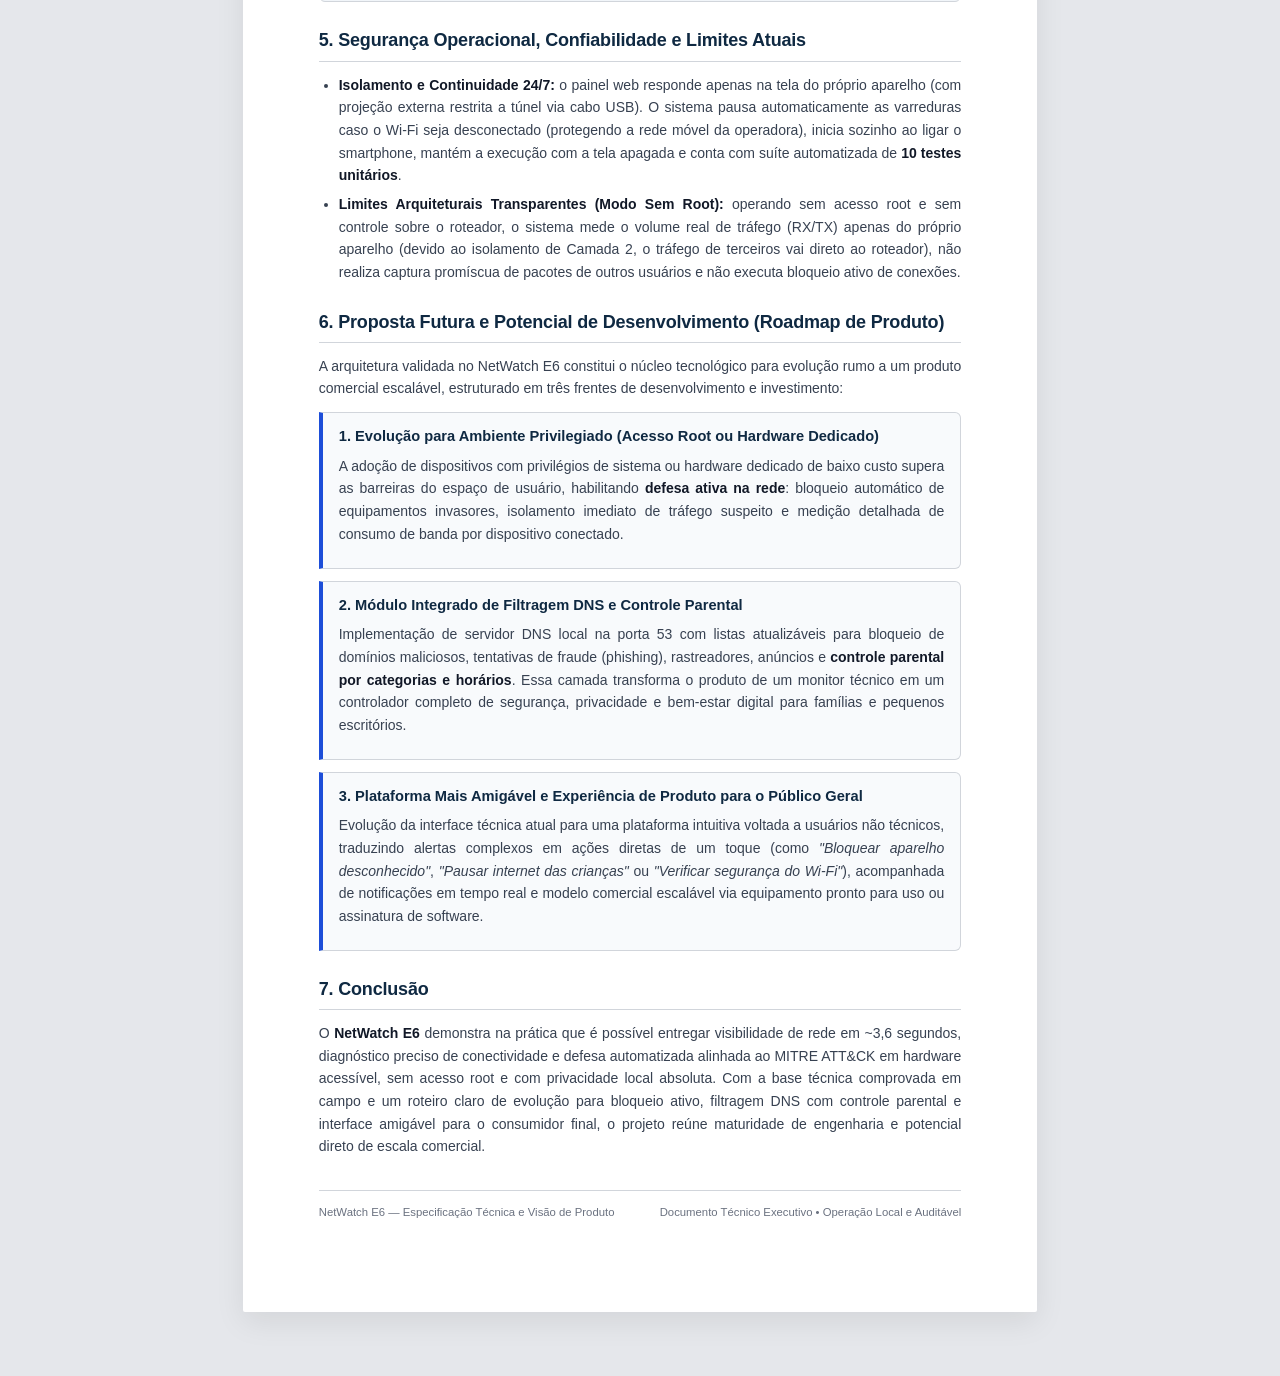
<file: documento_tecnico_executivo.html>
<!DOCTYPE html>
<html lang="pt-BR">
<head>
  <meta charset="UTF-8" />
  <meta name="viewport" content="width=device-width, initial-scale=1.0" />
  <title>NetWatch E6 — Especificação Técnica e Visão de Produto</title>
  <style>
    :root {
      --ink: #111827;
      --ink-secondary: #374151;
      --ink-muted: #6B7280;
      --navy: #0F2942;
      --navy-accent: #1D4ED8;
      --border: #D1D5DB;
      --surface-alt: #F8FAFC;
      --bg-page: #E5E7EB;
      --paper: #FFFFFF;
      --font-sans: 'Inter', -apple-system, BlinkMacSystemFont, 'Segoe UI', Roboto, sans-serif;
      --font-serif: 'Georgia', 'Times New Roman', serif;
    }

    * {
      box-sizing: border-box;
      margin: 0;
      padding: 0;
    }

    body {
      background-color: var(--bg-page);
      color: var(--ink);
      font-family: var(--font-sans);
      line-height: 1.62;
      font-size: 10.5pt;
      -webkit-font-smoothing: antialiased;
      padding: 32px 16px 64px;
    }

    /* Barra de ferramentas apenas em tela (oculta na impressão/PDF) */
    .screen-toolbar {
      max-width: 210mm;
      margin: 0 auto 20px;
      background: var(--navy);
      color: #FFFFFF;
      padding: 12px 20px;
      border-radius: 8px;
      display: flex;
      align-items: center;
      justify-content: space-between;
      box-shadow: 0 4px 12px rgba(0, 0, 0, 0.08);
    }

    .screen-toolbar-title {
      font-size: 13px;
      font-weight: 500;
      opacity: 0.92;
    }

    .btn-print {
      background: #FFFFFF;
      color: var(--navy);
      border: none;
      padding: 8px 16px;
      border-radius: 6px;
      font-size: 13px;
      font-weight: 600;
      cursor: pointer;
      font-family: var(--font-sans);
    }

    .btn-print:hover {
      background: #F1F5F9;
    }

    /* Folha A4 editorial */
    .document-sheet {
      max-width: 210mm;
      margin: 0 auto;
      background: var(--paper);
      padding: 22mm 20mm 24mm;
      box-shadow: 0 10px 30px rgba(0, 0, 0, 0.08);
      border-radius: 2px;
    }

    /* Cabeçalho Formal / Capa Executiva */
    .doc-header {
      border-bottom: 2px solid var(--navy);
      padding-bottom: 20px;
      margin-bottom: 24px;
    }

    .doc-kicker {
      font-size: 9pt;
      font-weight: 700;
      text-transform: uppercase;
      letter-spacing: 0.1em;
      color: var(--navy-accent);
      margin-bottom: 8px;
    }

    .doc-title {
      font-size: 22pt;
      font-weight: 800;
      color: var(--navy);
      letter-spacing: -0.02em;
      line-height: 1.18;
      margin-bottom: 10px;
    }

    .doc-subtitle {
      font-size: 12pt;
      font-family: var(--font-serif);
      font-style: italic;
      color: var(--ink-secondary);
      line-height: 1.45;
      margin-bottom: 18px;
    }

    .meta-grid {
      display: grid;
      grid-template-columns: repeat(4, 1fr);
      gap: 12px;
      background: var(--surface-alt);
      border: 1px solid var(--border);
      border-radius: 6px;
      padding: 10px 14px;
      font-size: 8.8pt;
    }

    .meta-item-label {
      font-weight: 700;
      text-transform: uppercase;
      font-size: 7.5pt;
      letter-spacing: 0.06em;
      color: var(--ink-muted);
      display: block;
      margin-bottom: 2px;
    }

    .meta-item-val {
      font-weight: 600;
      color: var(--ink);
    }

    /* Abstract Box */
    .abstract-box {
      background: var(--surface-alt);
      border-left: 4px solid var(--navy);
      padding: 16px 20px;
      margin-bottom: 26px;
      border-radius: 0 6px 6px 0;
    }

    .abstract-title {
      font-size: 9.5pt;
      font-weight: 700;
      text-transform: uppercase;
      letter-spacing: 0.08em;
      color: var(--navy);
      margin-bottom: 8px;
    }

    .abstract-text {
      font-size: 10pt;
      color: var(--ink-secondary);
      text-align: justify;
      line-height: 1.6;
      margin-bottom: 10px;
    }

    .abstract-keywords {
      font-size: 9pt;
      color: var(--ink);
    }

    /* Seções e Títulos */
    section {
      margin-bottom: 24px;
    }

    h2 {
      font-size: 13.5pt;
      font-weight: 750;
      color: var(--navy);
      border-bottom: 1px solid var(--border);
      padding-bottom: 5px;
      margin-top: 22px;
      margin-bottom: 12px;
      letter-spacing: -0.01em;
      page-break-after: avoid;
    }

    h3 {
      font-size: 11pt;
      font-weight: 700;
      color: var(--ink);
      margin-top: 14px;
      margin-bottom: 6px;
      page-break-after: avoid;
    }

    p {
      margin-bottom: 10px;
      color: var(--ink-secondary);
      text-align: justify;
    }

    ul, ol {
      margin: 8px 0 14px 20px;
      color: var(--ink-secondary);
    }

    li {
      margin-bottom: 6px;
      text-align: justify;
    }

    li strong, p strong {
      color: var(--ink);
      font-weight: 600;
    }

    /* Tabelas Executivas */
    table {
      width: 100%;
      border-collapse: collapse;
      margin: 14px 0 18px;
      font-size: 9.2pt;
      page-break-inside: avoid;
    }

    th {
      background-color: var(--navy);
      color: #FFFFFF;
      font-weight: 600;
      text-align: left;
      padding: 8px 10px;
      border: 1px solid var(--navy);
    }

    td {
      padding: 8px 10px;
      border: 1px solid var(--border);
      color: var(--ink-secondary);
      vertical-align: top;
      text-align: left;
    }

    tr:nth-child(even) td {
      background-color: var(--surface-alt);
    }

    /* Diagrama Arquitetural Limpo */
    .arch-diagram {
      display: grid;
      grid-template-columns: repeat(4, 1fr);
      gap: 10px;
      margin: 14px 0 18px;
      page-break-inside: avoid;
    }

    .arch-box {
      border: 1px solid var(--border);
      background: var(--surface-alt);
      border-radius: 6px;
      padding: 12px;
    }

    .arch-box-step {
      font-size: 8pt;
      font-weight: 700;
      text-transform: uppercase;
      color: var(--navy-accent);
      margin-bottom: 4px;
    }

    .arch-box-title {
      font-size: 9.8pt;
      font-weight: 700;
      color: var(--navy);
      margin-bottom: 6px;
    }

    .arch-box-desc {
      font-size: 8.6pt;
      color: var(--ink-secondary);
      line-height: 1.45;
      text-align: left;
    }

    /* Cartões de Roadmap */
    .roadmap-grid {
      display: grid;
      grid-template-columns: 1fr;
      gap: 12px;
      margin: 12px 0;
    }

    .roadmap-card {
      border: 1px solid var(--border);
      border-left: 4px solid var(--navy-accent);
      background: var(--surface-alt);
      padding: 12px 16px;
      border-radius: 0 6px 6px 0;
      page-break-inside: avoid;
    }

    .roadmap-card h3 {
      margin-top: 0;
      color: var(--navy);
    }

    .note-box {
      background: #F1F5F9;
      border: 1px solid var(--border);
      border-radius: 6px;
      padding: 10px 14px;
      font-size: 9.2pt;
      color: var(--ink-secondary);
      margin: 10px 0 14px;
      page-break-inside: avoid;
    }

    .doc-footer {
      margin-top: 32px;
      padding-top: 12px;
      border-top: 1px solid var(--border);
      display: flex;
      justify-content: space-between;
      font-size: 8.5pt;
      color: var(--ink-muted);
    }

    @media print {
      @page {
        size: A4 portrait;
        margin: 16mm 16mm 18mm 16mm;
      }

      body {
        background: #FFFFFF;
        padding: 0;
        font-size: 10pt;
      }

      .screen-toolbar {
        display: none !important;
      }

      .document-sheet {
        max-width: 100%;
        box-shadow: none;
        padding: 0;
        margin: 0;
      }
    }
  </style>
</head>
<body>

  <div class="screen-toolbar">
    <span class="screen-toolbar-title">NetWatch E6 — Documento Técnico e Executivo (Formato Editorial A4)</span>
    <button class="btn-print" type="button" onclick="window.print()">Imprimir / Salvar como PDF</button>
  </div>

  <article class="document-sheet">
    <!-- 1. CAPA / CABEÇALHO FORMAL -->
    <header class="doc-header">
      <div class="doc-kicker">Especificação de Engenharia &amp; Proposta Estratégica de Produto</div>
      <h1 class="doc-title">NetWatch E6 — Especificação Técnica e Visão de Produto</h1>
      <div class="doc-subtitle">
        Monitoramento Autônomo de Redes Locais, Diagnóstico de Conectividade e Defesa Automatizada em Hardware de Baixo Custo Sem Acesso Root
      </div>

      <div class="meta-grid">
        <div>
          <span class="meta-item-label">Versão do Documento</span>
          <span class="meta-item-val">1.0 — Edição Executiva</span>
        </div>
        <div>
          <span class="meta-item-label">Plataforma de Referência</span>
          <span class="meta-item-val">Motorola Moto E6 Play (Android 9)</span>
        </div>
        <div>
          <span class="meta-item-label">Operação &amp; Privacidade</span>
          <span class="meta-item-val">100% Local • Sem Root • Sem Nuvem</span>
        </div>
        <div>
          <span class="meta-item-label">Classificação</span>
          <span class="meta-item-val">Arquitetura Técnica &amp; Roadmap</span>
        </div>
      </div>
    </header>

    <!-- 2. ABSTRACT (RESUMO EXECUTIVO) -->
    <div class="abstract-box">
      <div class="abstract-title">Abstract (Resumo Executivo)</div>
      <p class="abstract-text">
        A visibilidade de redes locais em ambientes residenciais e em pequenas e médias empresas enfrenta historicamente uma barreira de custo e complexidade: soluções corporativas exigem hardware dedicado, licenciamento recorrente, acesso administrativo a roteadores ou infraestrutura em nuvem que compromete a privacidade dos usuários. O <strong>NetWatch E6</strong> soluciona essa lacuna ao converter um smartphone comercial de baixo custo — operando integralmente com o sistema original de fábrica, sem acesso root e sem dependência de servidores externos — em uma estação autônoma de monitoramento de rede, diagnóstico de conectividade e detecção de ameaças. A arquitetura embarcada combina coletores assíncronos em Python, banco de dados SQLite em modo de alta concorrência e servidor web isolado em interface local (127.0.0.1). Em operação real, o sistema mapeia uma rede IPv4 /24 completa (254 endereços) em aproximadamente <strong>3,6 segundos</strong> (~0,8 segundo para ativos conhecidos), audita <strong>16 portas TCP</strong> por equipamento e executa <strong>5 sensores contínuos de defesa</strong> alinhados à matriz MITRE ATT&amp;CK em regime 24/7. Além da prova de conceito validada em campo, o projeto estabelece a base técnica para evolução comercial rumo a uma plataforma de experiência simplificada, integrando filtragem DNS na porta 53, controle parental e atuação ativa em hardware dedicado ou ambiente privilegiado.
      </p>
      <div class="abstract-keywords">
        <strong>Palavras-chave:</strong> Monitoramento de Redes Locais; Detecção de Intrusão Sem Root; Diagnóstico de Conectividade; MITRE ATT&amp;CK; Segurança Embarcada em Android.
      </div>
    </div>

    <!-- 3. CONTEXTUALIZAÇÃO DO PROBLEMA E PROPOSTA DE VALOR -->
    <section>
      <h2>1. Contextualização do Problema e Proposta de Valor</h2>
      <p>
        <strong>O Problema de Mercado:</strong> Redes Wi-Fi residenciais, escritórios enxutos, clínicas e comércios operam hoje com dezenas de dispositivos conectados — computadores, celulares, televisores inteligentes, câmeras e equipamentos de automação — sem qualquer instrumento de visibilidade ou defesa local. Quando ocorre degradação de conectividade, o usuário não consegue distinguir se a falha reside no roteador interno, no link da operadora ou no serviço DNS. De forma ainda mais crítica, a entrada de equipamentos não autorizados, a exposição acidental de portas sensíveis ou ataques de interceptação local ocorrem de maneira invisível, pois soluções tradicionais exigem servidores dedicados, acesso administrativo ao roteador ou softwares complexos.
      </p>
      <p>
        <strong>A Proposta Técnica:</strong> O NetWatch E6 comprova que é possível entregar monitoramento contínuo, diagnóstico de causa raiz e detecção defensiva em um smartphone de entrada preservando integralmente a segurança original do aparelho. Operando sem acesso root e respeitando o Secure Boot e as políticas de isolamento do Android 9, a arquitetura elimina riscos à integridade física do dispositivo enquanto mantém alta precisão de descoberta.
      </p>
      <p>
        <strong>Diferencial Estratégico e Viés de Investimento:</strong> A solução combina quatro pilares de alta atratividade comercial: (1) <em>baixíssimo custo de hardware</em>, permitindo reaproveitar smartphones existentes ou utilizar placas embarcadas acessíveis; (2) <em>implantação imediata</em>, bastando conectar ao Wi-Fi sem alterar configurações do roteador; (3) <em>privacidade por padrão</em>, com operação 100% local e zero custo ou risco de nuvem; e (4) <em>autonomia 24/7</em> para operação contínua sem supervisão técnica.
      </p>
    </section>

    <!-- 4. ARQUITETURA TÉCNICA ATUAL (VERSÃO SEM ROOT) -->
    <section>
      <h2>2. Arquitetura Técnica Atual (Versão Sem Root)</h2>
      <p>
        O sistema opera embarcado no ambiente Termux em quatro camadas desacopladas, projetadas para baixo consumo de memória e resposta imediata no próprio visor do smartphone:
      </p>

      <div class="arch-diagram">
        <div class="arch-box">
          <div class="arch-box-step">Camada 1</div>
          <div class="arch-box-title">Coletores em Python</div>
          <div class="arch-box-desc">Dois ciclos assíncronos independentes: rede local a cada 15s (~3,6s por varredura /24) e conectividade externa/DNS a cada 30s.</div>
        </div>
        <div class="arch-box">
          <div class="arch-box-step">Camada 2</div>
          <div class="arch-box-title">SQLite em Modo WAL</div>
          <div class="arch-box-desc">Isolamento de dados por sub-rede Wi-Fi, histórico das últimas 100 latências por IP e deduplicação de alertas sem bloqueio de leitura.</div>
        </div>
        <div class="arch-box">
          <div class="arch-box-step">Camada 3</div>
          <div class="arch-box-title">Servidor Web Isolado</div>
          <div class="arch-box-desc">API Flask restrita exclusivamente ao endereço interno 127.0.0.1:5000, invisível para os demais equipamentos conectados ao Wi-Fi.</div>
        </div>
        <div class="arch-box">
          <div class="arch-box-step">Camada 4</div>
          <div class="arch-box-title">Painel em Tela Cheia</div>
          <div class="arch-box-desc">Cinco módulos operacionais: Visão Geral, Dispositivos, Serviços, Defesa (SOC) e Relatórios exportáveis em Markdown e JSON.</div>
        </div>
      </div>

      <ul>
        <li><strong>Ciclo Rápido de Rede Local (15s) e Detecção Sem Ping:</strong> prioriza a verificação de equipamentos já conhecidos (~0,8s) e varre os 254 endereços da rede /24 em ~3,6s. Para detectar celulares modernos e computadores com firewall bloqueando ICMP, combina tentativas rápidas de conexão TCP (porta aberta ou recusa controlada da pilha de rede), sondas UDP, leitura da tabela interna de vizinhos do sistema e fallback de ping.</li>
        <li><strong>Ciclo Externo (30s) e Identificação Camada 7:</strong> testa a cadeia Roteador → Internet → DNS e valida respostas reais de DNS, SSH, HTTP e HTTPS/TLS. Audita 16 portas TCP por equipamento, captura cabeçalhos leves de serviços e cruza com base offline de fabricantes MAC, priorizando a assinatura real do serviço (Camada 7) em caso de divergência ou uso de MAC aleatório.</li>
      </ul>
    </section>

    <!-- 5. ENGENHARIA DE ESCOPO, DESEMPENHO E COMPORTAMENTO EM IPV4/IPV6 -->
    <section>
      <h2>3. Engenharia de Escopo, Desempenho e Comportamento em IPv4/IPv6</h2>
      <h3>3.1. Proteção em Redes Grandes (Teto Automático /24)</h3>
      <p>
        Em redes corporativas, shoppings ou universidades, uma única sub-rede pode utilizar máscaras /22, /20 ou /16 (até <strong>65.534 endereços IP</strong>). Tentar varrer dezenas de milhares de endereços simultaneamente em um smartphone comum causaria esgotamento de memória, aquecimento e drenagem de bateria. Para evitar esse cenário, o NetWatch E6 aplica automaticamente um <strong>limite de escopo /24</strong>: ao detectar uma faixa maior que 254 endereços, o motor recorta a varredura ativa apenas para o bloco local de 254 IPs onde o smartphone está alocado (por exemplo, em uma rede 10.0.0.0/16 onde o aparelho recebe o IP 10.0.15.42, o sistema varre exclusivamente de 10.0.15.1 a 10.0.15.254), mantendo o tempo de ciclo constante em <strong>~3,6 segundos</strong>.
      </p>

      <h3>3.2. Comportamento em Redes IPv6</h3>
      <p>
        A varredura ativa sequencial do NetWatch E6 é direcionada ao protocolo <strong>IPv4</strong>, no qual uma sub-rede local padrão (/24) possui 254 endereços verificáveis em poucos segundos. No protocolo <strong>IPv6</strong>, uma sub-rede padrão (/64) abrange cerca de <strong>18 quintilhões de endereços</strong>, tornando matematicamente inviável a varredura sequencial IP por IP. Como as redes residenciais e corporativas modernas operam em pilha dupla (IPv4 e IPv6 juntos), o monitoramento ocorre normalmente através do IPv4; em redes configuradas exclusivamente em IPv6, o sistema não executa varredura ativa de faixa e passa a identificar os equipamentos por meio da tabela passiva de vizinhos do sistema operacional (protocolo NDP).
      </p>
    </section>

    <!-- 6. MOTOR DE DEFESA AUTOMÁTICA (MITRE ATT&CK) -->
    <section>
      <h2>4. Motor de Defesa Automática (Mapeamento MITRE ATT&amp;CK)</h2>
      <p>
        O sistema executa cinco sensores defensivos automatizados a cada ciclo de varredura, classificando a postura da rede em <em>Seguro</em>, <em>Atenção</em> ou <em>Crítico</em>:
      </p>

      <table>
        <thead>
          <tr>
            <th style="width: 22%;">Sensor Defensivo</th>
            <th style="width: 14%;">MITRE ATT&amp;CK</th>
            <th style="width: 12%;">Severidade</th>
            <th style="width: 52%;">Funcionamento Técnico e Proteção Entregue</th>
          </tr>
        </thead>
        <tbody>
          <tr>
            <td><strong>1. Proteção ARP (Roteador)</strong></td>
            <td>T1557.002</td>
            <td>Crítico</td>
            <td>Fixa o endereço físico inicial do roteador da rede e detecta trocas repentinas ou endereços físicos duplicados tentando interceptar o tráfego local.</td>
          </tr>
          <tr>
            <td><strong>2. Integridade de DNS</strong></td>
            <td>T1557</td>
            <td>Crítico</td>
            <td>Compara a resposta do DNS local com DNS sobre HTTPS (DoH) e valida o certificado TLS real na porta 443, evitando falsos positivos causados por redes de distribuição de conteúdo (CDNs).</td>
          </tr>
          <tr>
            <td><strong>3. Portas Críticas e Alterações</strong></td>
            <td>T1021 / T1046</td>
            <td>Alto / Médio</td>
            <td>Alerta sobre exposição de portas de alto risco (21, 23, 445, 3389, 5555) ou abertura repentina de novas portas em relação ao histórico do equipamento.</td>
          </tr>
          <tr>
            <td><strong>4. Trava de Rede Confiável</strong></td>
            <td>T1200</td>
            <td>Alto</td>
            <td>Autoriza os aparelhos conhecidos com um toque e dispara alerta imediato caso qualquer dispositivo desconhecido se conecte ao Wi-Fi.</td>
          </tr>
          <tr>
            <td><strong>5. Auditoria de Certificados TLS</strong></td>
            <td>T1557</td>
            <td>Alto / Médio</td>
            <td>Inspeciona serviços HTTPS ativos na rede e alerta sobre certificados digitais expirados ou com vencimento inferior a 15 dias.</td>
          </tr>
        </tbody>
      </table>

      <div class="note-box">
        <strong>Recomendação Operacional (Trava de Rede Confiável):</strong> A trava de aparelhos autorizados (T1200) é recomendada para redes sob controle do proprietário (residências, escritórios e comércios). Em redes públicas abertas com alta rotatividade de visitantes, recomenda-se mantê-la desativada para evitar fadiga de alertas.
      </div>
    </section>

    <!-- 7. SEGURANÇA OPERACIONAL, CONFIABILIDADE E LIMITES ATUAIS -->
    <section>
      <h2>5. Segurança Operacional, Confiabilidade e Limites Atuais</h2>
      <ul>
        <li><strong>Isolamento e Continuidade 24/7:</strong> o painel web responde apenas na tela do próprio aparelho (com projeção externa restrita a túnel via cabo USB). O sistema pausa automaticamente as varreduras caso o Wi-Fi seja desconectado (protegendo a rede móvel da operadora), inicia sozinho ao ligar o smartphone, mantém a execução com a tela apagada e conta com suíte automatizada de <strong>10 testes unitários</strong>.</li>
        <li><strong>Limites Arquiteturais Transparentes (Modo Sem Root):</strong> operando sem acesso root e sem controle sobre o roteador, o sistema mede o volume real de tráfego (RX/TX) apenas do próprio aparelho (devido ao isolamento de Camada 2, o tráfego de terceiros vai direto ao roteador), não realiza captura promíscua de pacotes de outros usuários e não executa bloqueio ativo de conexões.</li>
      </ul>
    </section>

    <!-- 8. PROPOSTA FUTURA E POTENCIAL DE DESENVOLVIMENTO -->
    <section>
      <h2>6. Proposta Futura e Potencial de Desenvolvimento (Roadmap de Produto)</h2>
      <p>
        A arquitetura validada no NetWatch E6 constitui o núcleo tecnológico para evolução rumo a um produto comercial escalável, estruturado em três frentes de desenvolvimento e investimento:
      </p>

      <div class="roadmap-grid">
        <div class="roadmap-card">
          <h3>1. Evolução para Ambiente Privilegiado (Acesso Root ou Hardware Dedicado)</h3>
          <p>
            A adoção de dispositivos com privilégios de sistema ou hardware dedicado de baixo custo supera as barreiras do espaço de usuário, habilitando <strong>defesa ativa na rede</strong>: bloqueio automático de equipamentos invasores, isolamento imediato de tráfego suspeito e medição detalhada de consumo de banda por dispositivo conectado.
          </p>
        </div>

        <div class="roadmap-card">
          <h3>2. Módulo Integrado de Filtragem DNS e Controle Parental</h3>
          <p>
            Implementação de servidor DNS local na porta 53 com listas atualizáveis para bloqueio de domínios maliciosos, tentativas de fraude (phishing), rastreadores, anúncios e <strong>controle parental por categorias e horários</strong>. Essa camada transforma o produto de um monitor técnico em um controlador completo de segurança, privacidade e bem-estar digital para famílias e pequenos escritórios.
          </p>
        </div>

        <div class="roadmap-card">
          <h3>3. Plataforma Mais Amigável e Experiência de Produto para o Público Geral</h3>
          <p>
            Evolução da interface técnica atual para uma plataforma intuitiva voltada a usuários não técnicos, traduzindo alertas complexos em ações diretas de um toque (como <em>"Bloquear aparelho desconhecido"</em>, <em>"Pausar internet das crianças"</em> ou <em>"Verificar segurança do Wi-Fi"</em>), acompanhada de notificações em tempo real e modelo comercial escalável via equipamento pronto para uso ou assinatura de software.
          </p>
        </div>
      </div>
    </section>

    <!-- 9. CONCLUSÃO -->
    <section>
      <h2>7. Conclusão</h2>
      <p>
        O <strong>NetWatch E6</strong> demonstra na prática que é possível entregar visibilidade de rede em ~3,6 segundos, diagnóstico preciso de conectividade e defesa automatizada alinhada ao MITRE ATT&amp;CK em hardware acessível, sem acesso root e com privacidade local absoluta. Com a base técnica comprovada em campo e um roteiro claro de evolução para bloqueio ativo, filtragem DNS com controle parental e interface amigável para o consumidor final, o projeto reúne maturidade de engenharia e potencial direto de escala comercial.
      </p>
    </section>

    <footer class="doc-footer">
      <span>NetWatch E6 — Especificação Técnica e Visão de Produto</span>
      <span>Documento Técnico Executivo • Operação Local e Auditável</span>
    </footer>
  </article>

</body>
</html>
</file>
